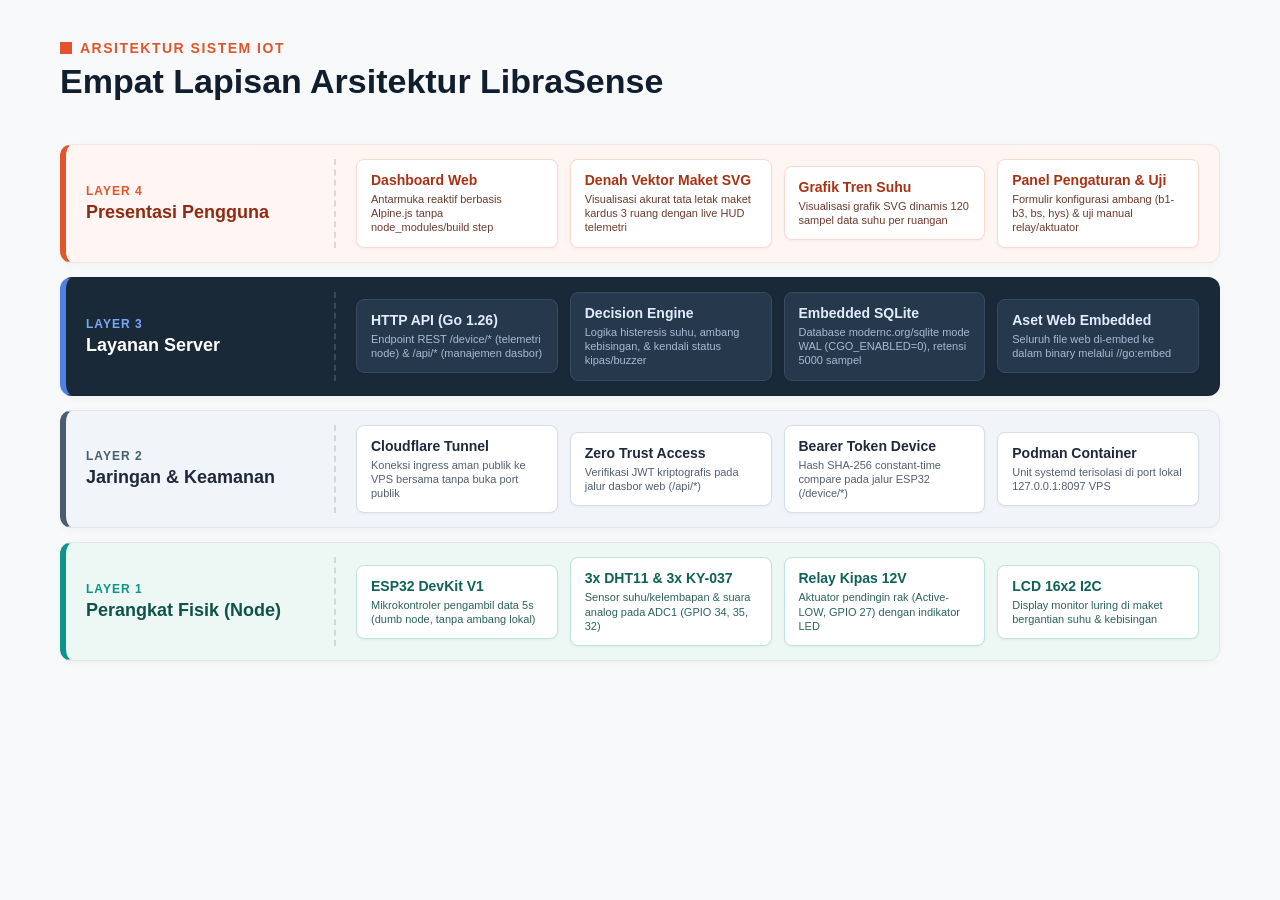
<file: docs/assets/slide-layer.html>
<!DOCTYPE html>
<html lang="id">
<head>
<meta charset="utf-8">
<style>
  * { box-sizing: border-box; margin: 0; padding: 0; font-family: -apple-system, BlinkMacSystemFont, "Segoe UI", Roboto, Helvetica, Arial, sans-serif; }
  body {
    width: 1280px;
    height: 720px;
    background-color: #F8F9FA;
    display: flex;
    flex-direction: column;
    padding: 40px 60px;
    overflow: hidden;
  }
  .header {
    margin-bottom: 24px;
  }
  .category {
    font-size: 14px;
    font-weight: 700;
    color: #E2542C;
    letter-spacing: 1.5px;
    text-transform: uppercase;
    display: flex;
    align-items: center;
    gap: 8px;
    margin-bottom: 6px;
  }
  .category::before {
    content: "";
    display: inline-block;
    width: 12px;
    height: 12px;
    background-color: #E2542C;
  }
  .title {
    font-size: 34px;
    font-weight: 800;
    color: #111E2E;
  }
  .layers-container {
    flex: 1;
    display: flex;
    flex-direction: column;
    gap: 14px;
    position: relative;
    justify-content: center;
  }
  .layer-row {
    display: flex;
    align-items: stretch;
    border-radius: 12px;
    padding: 14px 20px;
    box-shadow: 0 2px 8px rgba(0,0,0,0.04);
    border: 1px solid rgba(0,0,0,0.06);
    position: relative;
  }
  .layer-meta {
    width: 250px;
    display: flex;
    flex-direction: column;
    justify-content: center;
    border-right: 2px dashed rgba(0,0,0,0.12);
    padding-right: 18px;
    margin-right: 20px;
  }
  .layer-tag {
    font-size: 12px;
    font-weight: 800;
    letter-spacing: 1px;
    text-transform: uppercase;
    margin-bottom: 4px;
  }
  .layer-name {
    font-size: 18px;
    font-weight: 700;
  }
  .layer-cards {
    flex: 1;
    display: flex;
    gap: 12px;
    align-items: center;
  }
  .card-item {
    flex: 1;
    padding: 12px 14px;
    border-radius: 8px;
    display: flex;
    flex-direction: column;
    justify-content: center;
    min-height: 68px;
    box-shadow: 0 1px 3px rgba(0,0,0,0.05);
  }
  .card-item .card-title {
    font-size: 14px;
    font-weight: 700;
    margin-bottom: 4px;
  }
  .card-item .card-desc {
    font-size: 11px;
    line-height: 1.3;
  }

  /* Theme per layer */
  .l4 { background-color: #FFF5F2; border-left: 6px solid #E2542C; }
  .l4 .layer-tag { color: #E2542C; }
  .l4 .layer-name { color: #8F2B11; }
  .l4 .card-item { background: #FFFFFF; border: 1px solid #FCD9CF; }
  .l4 .card-title { color: #A83214; }
  .l4 .card-desc { color: #6E3B2E; }

  .l3 { background-color: #1A2938; border-left: 6px solid #4F80E2; }
  .l3 .layer-meta { border-right-color: rgba(255,255,255,0.15); }
  .l3 .layer-tag { color: #7CA6FA; }
  .l3 .layer-name { color: #FFFFFF; }
  .l3 .card-item { background: #26384C; border: 1px solid #364B62; }
  .l3 .card-title { color: #E1ECFF; }
  .l3 .card-desc { color: #A6BBD5; }

  .l2 { background-color: #F1F4F9; border-left: 6px solid #4A5D6E; }
  .l2 .layer-tag { color: #4A5D6E; }
  .l2 .layer-name { color: #1E293B; }
  .l2 .card-item { background: #FFFFFF; border: 1px solid #D5DEE8; }
  .l2 .card-title { color: #1E293B; }
  .l2 .card-desc { color: #526071; }

  .l1 { background-color: #EDF7F4; border-left: 6px solid #0D9488; }
  .l1 .layer-tag { color: #0D9488; }
  .l1 .layer-name { color: #0F534C; }
  .l1 .card-item { background: #FFFFFF; border: 1px solid #BCE5DF; }
  .l1 .card-title { color: #0F6159; }
  .l1 .card-desc { color: #2D635D; }

  /* Flow indicators on side */
  .flow-badges {
    position: absolute;
    right: -42px;
    top: 0;
    bottom: 0;
    display: flex;
    flex-direction: column;
    justify-content: space-around;
    pointer-events: none;
  }
  .flow-badge {
    writing-mode: vertical-rl;
    transform: rotate(180deg);
    font-size: 11px;
    font-weight: 700;
    letter-spacing: 1px;
    text-transform: uppercase;
    padding: 8px 4px;
    border-radius: 4px;
  }
  .flow-up { background: #CCFBF1; color: #0F766E; }
  .flow-down { background: #FFEDD5; color: #C2410C; }
</style>
</head>
<body>

<div class="header">
  <div class="category">Arsitektur Sistem IoT</div>
  <div class="title">Empat Lapisan Arsitektur LibraSense</div>
</div>

<div class="layers-container">
  <!-- Layer 4 -->
  <div class="layer-row l4">
    <div class="layer-meta">
      <div class="layer-tag">Layer 4</div>
      <div class="layer-name">Presentasi Pengguna</div>
    </div>
    <div class="layer-cards">
      <div class="card-item">
        <div class="card-title">Dashboard Web</div>
        <div class="card-desc">Antarmuka reaktif berbasis Alpine.js tanpa node_modules/build step</div>
      </div>
      <div class="card-item">
        <div class="card-title">Denah Vektor Maket SVG</div>
        <div class="card-desc">Visualisasi akurat tata letak maket kardus 3 ruang dengan live HUD telemetri</div>
      </div>
      <div class="card-item">
        <div class="card-title">Grafik Tren Suhu</div>
        <div class="card-desc">Visualisasi grafik SVG dinamis 120 sampel data suhu per ruangan</div>
      </div>
      <div class="card-item">
        <div class="card-title">Panel Pengaturan & Uji</div>
        <div class="card-desc">Formulir konfigurasi ambang (b1-b3, bs, hys) & uji manual relay/aktuator</div>
      </div>
    </div>
  </div>

  <!-- Layer 3 -->
  <div class="layer-row l3">
    <div class="layer-meta">
      <div class="layer-tag">Layer 3</div>
      <div class="layer-name">Layanan Server</div>
    </div>
    <div class="layer-cards">
      <div class="card-item">
        <div class="card-title">HTTP API (Go 1.26)</div>
        <div class="card-desc">Endpoint REST /device/* (telemetri node) & /api/* (manajemen dasbor)</div>
      </div>
      <div class="card-item">
        <div class="card-title">Decision Engine</div>
        <div class="card-desc">Logika histeresis suhu, ambang kebisingan, & kendali status kipas/buzzer</div>
      </div>
      <div class="card-item">
        <div class="card-title">Embedded SQLite</div>
        <div class="card-desc">Database modernc.org/sqlite mode WAL (CGO_ENABLED=0), retensi 5000 sampel</div>
      </div>
      <div class="card-item">
        <div class="card-title">Aset Web Embedded</div>
        <div class="card-desc">Seluruh file web di-embed ke dalam binary melalui //go:embed</div>
      </div>
    </div>
  </div>

  <!-- Layer 2 -->
  <div class="layer-row l2">
    <div class="layer-meta">
      <div class="layer-tag">Layer 2</div>
      <div class="layer-name">Jaringan & Keamanan</div>
    </div>
    <div class="layer-cards">
      <div class="card-item">
        <div class="card-title">Cloudflare Tunnel</div>
        <div class="card-desc">Koneksi ingress aman publik ke VPS bersama tanpa buka port publik</div>
      </div>
      <div class="card-item">
        <div class="card-title">Zero Trust Access</div>
        <div class="card-desc">Verifikasi JWT kriptografis pada jalur dasbor web (/api/*)</div>
      </div>
      <div class="card-item">
        <div class="card-title">Bearer Token Device</div>
        <div class="card-desc">Hash SHA-256 constant-time compare pada jalur ESP32 (/device/*)</div>
      </div>
      <div class="card-item">
        <div class="card-title">Podman Container</div>
        <div class="card-desc">Unit systemd terisolasi di port lokal 127.0.0.1:8097 VPS</div>
      </div>
    </div>
  </div>

  <!-- Layer 1 -->
  <div class="layer-row l1">
    <div class="layer-meta">
      <div class="layer-tag">Layer 1</div>
      <div class="layer-name">Perangkat Fisik (Node)</div>
    </div>
    <div class="layer-cards">
      <div class="card-item">
        <div class="card-title">ESP32 DevKit V1</div>
        <div class="card-desc">Mikrokontroler pengambil data 5s (dumb node, tanpa ambang lokal)</div>
      </div>
      <div class="card-item">
        <div class="card-title">3x DHT11 & 3x KY-037</div>
        <div class="card-desc">Sensor suhu/kelembapan & suara analog pada ADC1 (GPIO 34, 35, 32)</div>
      </div>
      <div class="card-item">
        <div class="card-title">Relay Kipas 12V</div>
        <div class="card-desc">Aktuator pendingin rak (Active-LOW, GPIO 27) dengan indikator LED</div>
      </div>
      <div class="card-item">
        <div class="card-title">LCD 16x2 I2C</div>
        <div class="card-desc">Display monitor luring di maket bergantian suhu & kebisingan</div>
      </div>
    </div>
  </div>
</div>

</body>
</html>
</file>
